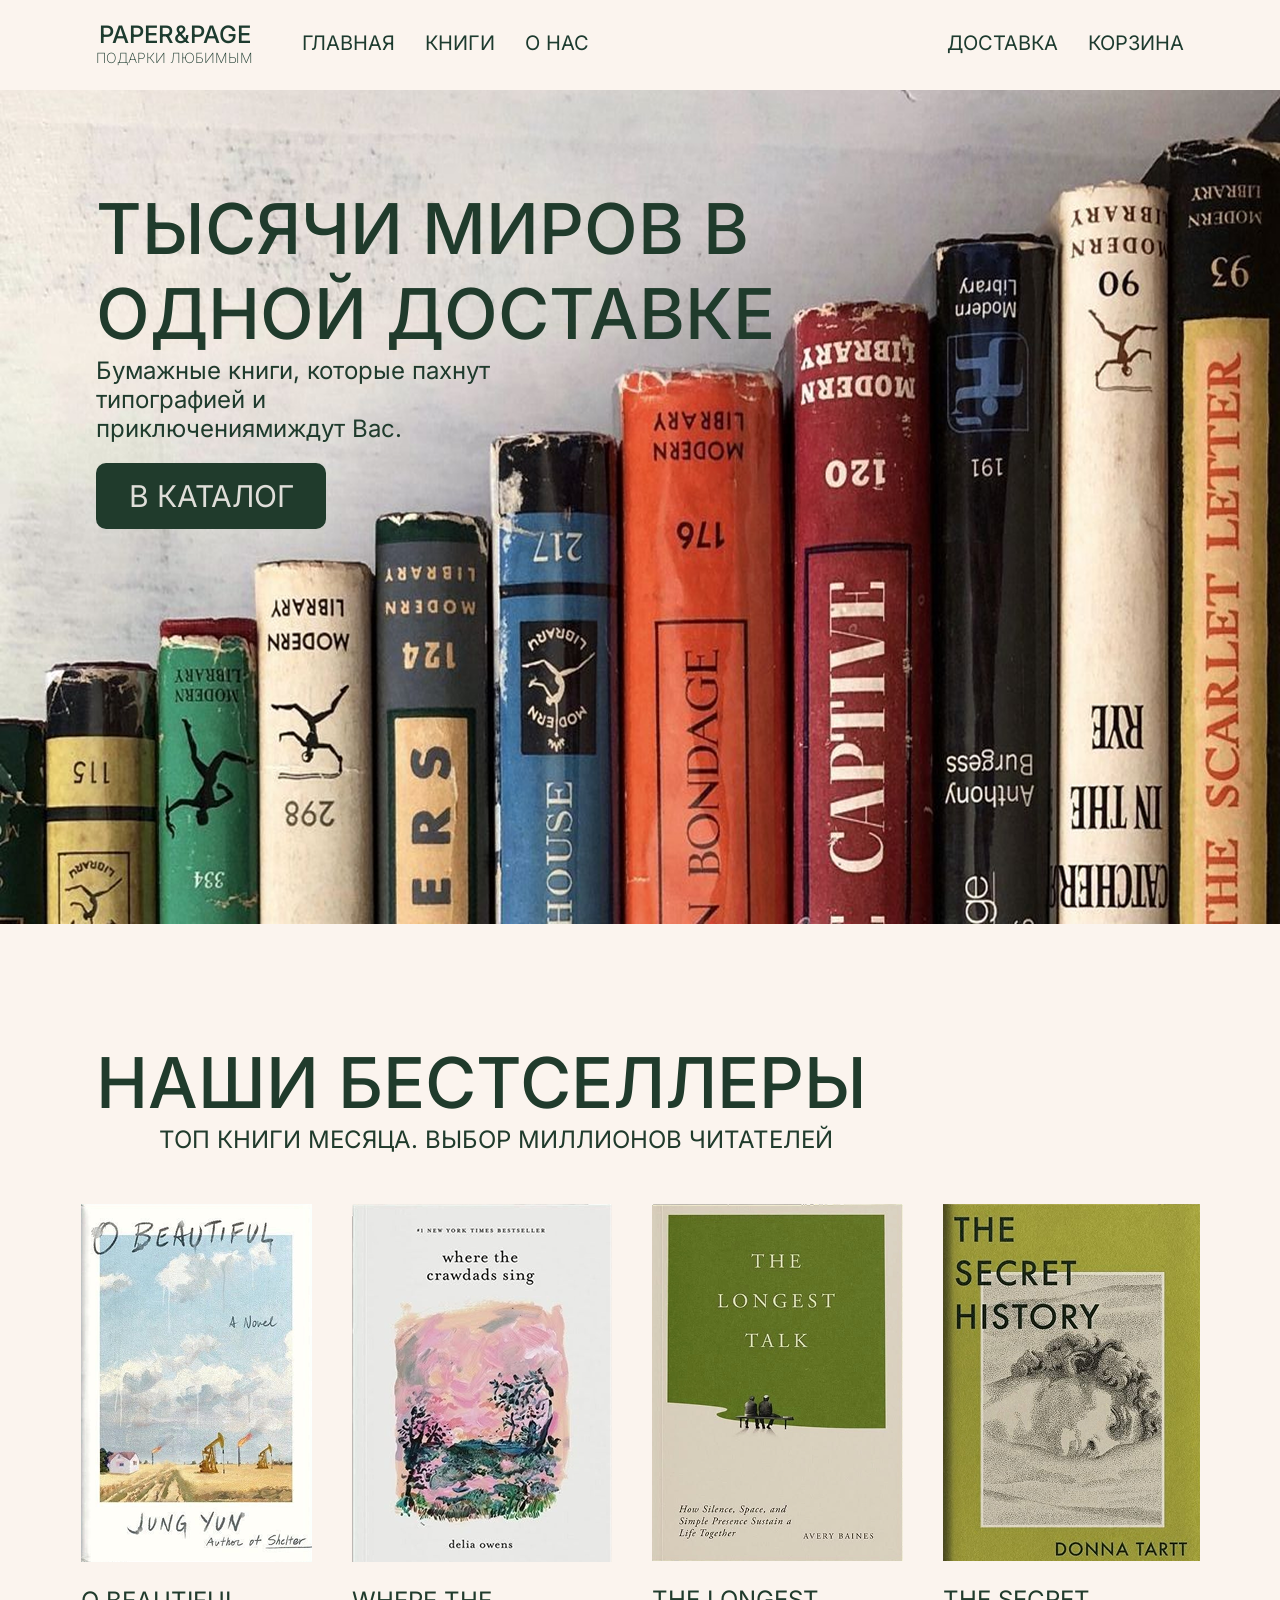
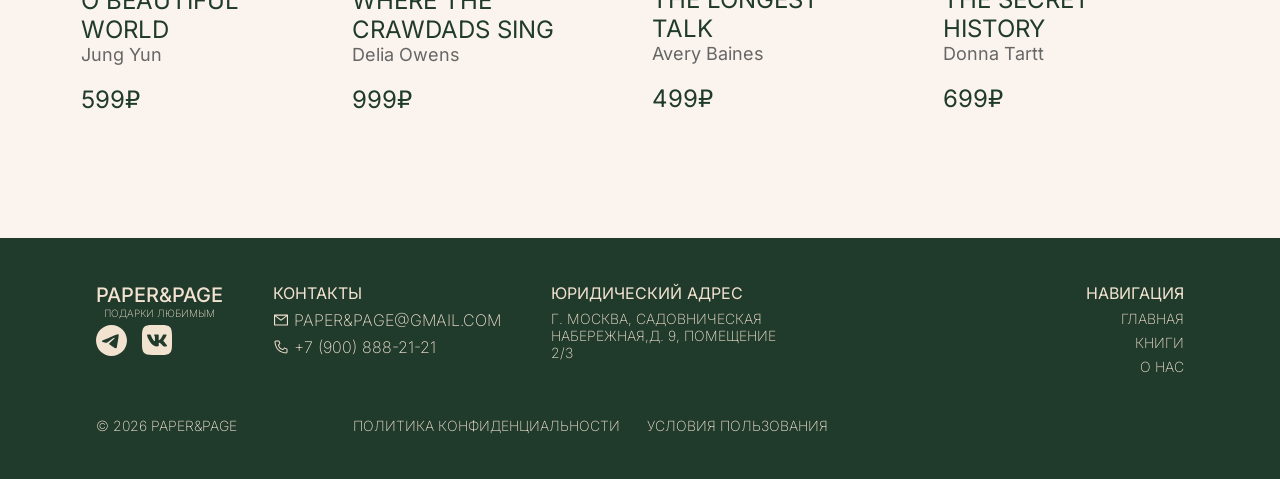
<file: index.html>
<!DOCTYPE html>
<html lang="en">

<head>
    <meta charset="UTF-8">
    <meta name="viewport" content="width=device-width, initial-scale=1.0">
    <link rel="stylesheet" href="css/style.css">
    <title>Книжный магазин</title>
</head>

<body>
    <header class="header">
        <div class="container">
            <div class="header__wrapper">
                <a href="#" class="header__logo">
                    <span class="header__logo-text">Paper&Page</span>
                    <span class="header__logo-note">Подарки любимым</span>
                </a>
                <nav class="header__nav">
                    <ul class="nav-list">
                        <li class="nav-list__item">
                            <a href="#" class="nav-list__link">Главная</a>
                        </li>
                        <li class="nav-list__item">
                            <a href="catalog.html" class="nav-list__link">Книги</a>
                        </li>
                        <li class="nav-list__item">
                            <a href="about.html" class="nav-list__link">О нас</a>
                        </li>
                    </ul>
                </nav>
                <div class="header__right">
                    <a href="delivery.html" class="header__right-link">Доставка</a>
                    <a href="cart.html" class="header__right-link">Корзина</a>
                </div>
            </div>
        </div>
    </header>
    <main>
        <section class="banner">
            <div class="container">
                <div class="banner__wrapper">
                    <picture>
                        <img class="banner__img" src="images/img-banner.png" srcset="images/img-banner@2x.png"
                            alt="картинка баннера" width="1440" height="800">
                    </picture>
                    <h1 class="banner__title">Тысячи миров в одной доставке</h1>
                    <p class="banner__text">Бумажные книги, которые пахнут типографией и приключениямиждут Вас.</p>
                    <a href="catalog.html" class="banner__btn">В каталог</a>
                </div>
            </div>
        </section>
        <section class="best-seller" id="catalog">
            <div class="container">
                <h2 class="best-seller__title">Наши Бестселлеры</h2>
                <span class="best-seller__note">Топ книги месяца. Выбор миллионов читателей</span>
                <div class="best-seller__wrapper">
                    <a href="card.html" class="book_card">
                        <img src="images/beautifulworld.png" alt="">
                        <p class="book_title">O Beautiful <br> World</p>
                        <p class="book_author">Jung Yun</p>
                        <p class="book_price">599₽</p>
                    </a>
                    <a href="#" class="book_card">
                        <img src="images/crawdadssing.png" alt="">
                        <p class="book_title">Where the <br> Crawdads sing</p>
                        <p class="book_author">Delia Owens</p>
                        <p class="book_price">999₽</p>
                    </a>
                    <a href="#" class="book_card">
                        <img src="images/longesttalk.png" alt="">
                        <p class="book_title">The Longest <br> Talk</p>
                        <p class="book_author">Avery Baines</p>
                        <p class="book_price">499₽</p>
                    </a>
                    <a href="#" class="book_card">
                        <img src="images/secrethistory.png" alt="">
                        <p class="book_title">The secret <br>History</p>
                        <p class="book_author">Donna Tartt</p>
                        <p class="book_price">699₽</p>
                    </a>
                </div>
            </div>
        </section>
    </main>
    <footer class="footer">
        <div class="container">
            <div class="footer__wrapper">
                <div class="footer__left">
                    <a href="#" class="footer__logo">
                        <span class="footer__logo-text">Paper&Page</span>
                        <span class="footer__logo-note">Подарки любимым</span>
                    </a>
                    <div class="footer__socials">
                        <a href="#" class="footer__link">
                            <svg width="31" height="31" aria-hidden="true">
                                <use xlink:href="images/sprite.svg#icon-tg"></use>
                            </svg>
                        </a>
                        <a href="#" class="footer__link">
                            <svg width="30" height="30" aria-hidden="true">
                                <use xlink:href="images/sprite.svg#icon-vk"></use>
                            </svg>
                        </a>
                    </div>
                </div>
                <div class="footer__inner">
                    <span class="footer__name">Контакты</span>
                    <a href="mailto:paper&page@gmail.com" class="footer__contact">
                        <svg width="16" height="16" aria-hidden="true">
                            <use xlink:href="images/sprite.svg#icon-email"></use>
                        </svg>
                        Paper&Page@gmail.com
                    </a>
                    <a href="tel:+79008882121" class="footer__contact">
                        <svg width="16" height="16" aria-hidden="true">
                            <use xlink:href="images/sprite.svg#icon-phone"></use>
                        </svg>
                        +7 (900) 888-21-21
                    </a>
                </div>
                <div class="footer__inner">
                    <span class="footer__name">юридический Адрес</span>
                    <span class="footer__text">г. Москва,
                        Садовническая набережная,д. 9, помещение 2/3</span>
                </div>
                <div class="footer__inner right">
                    <span class="footer__name">Навигация</span>
                    <a href="index.html" class="footer__link">Главная</a>
                    <a href="catalog.html" class="footer__link">Книги</a>
                    <a href="about.html" class="footer__link">О Нас</a>
                </div>
            </div>
            <div class="footer__bottom">
                <span class="footer__text">© 2026 Paper&PAge</span>
                <a href="" class="footer__link">Политика конфиденциальности</a>
                <a href="" class="footer__link">Условия пользования</a>
            </div>
        </div>
    </footer>
</body>

</html>
</file>
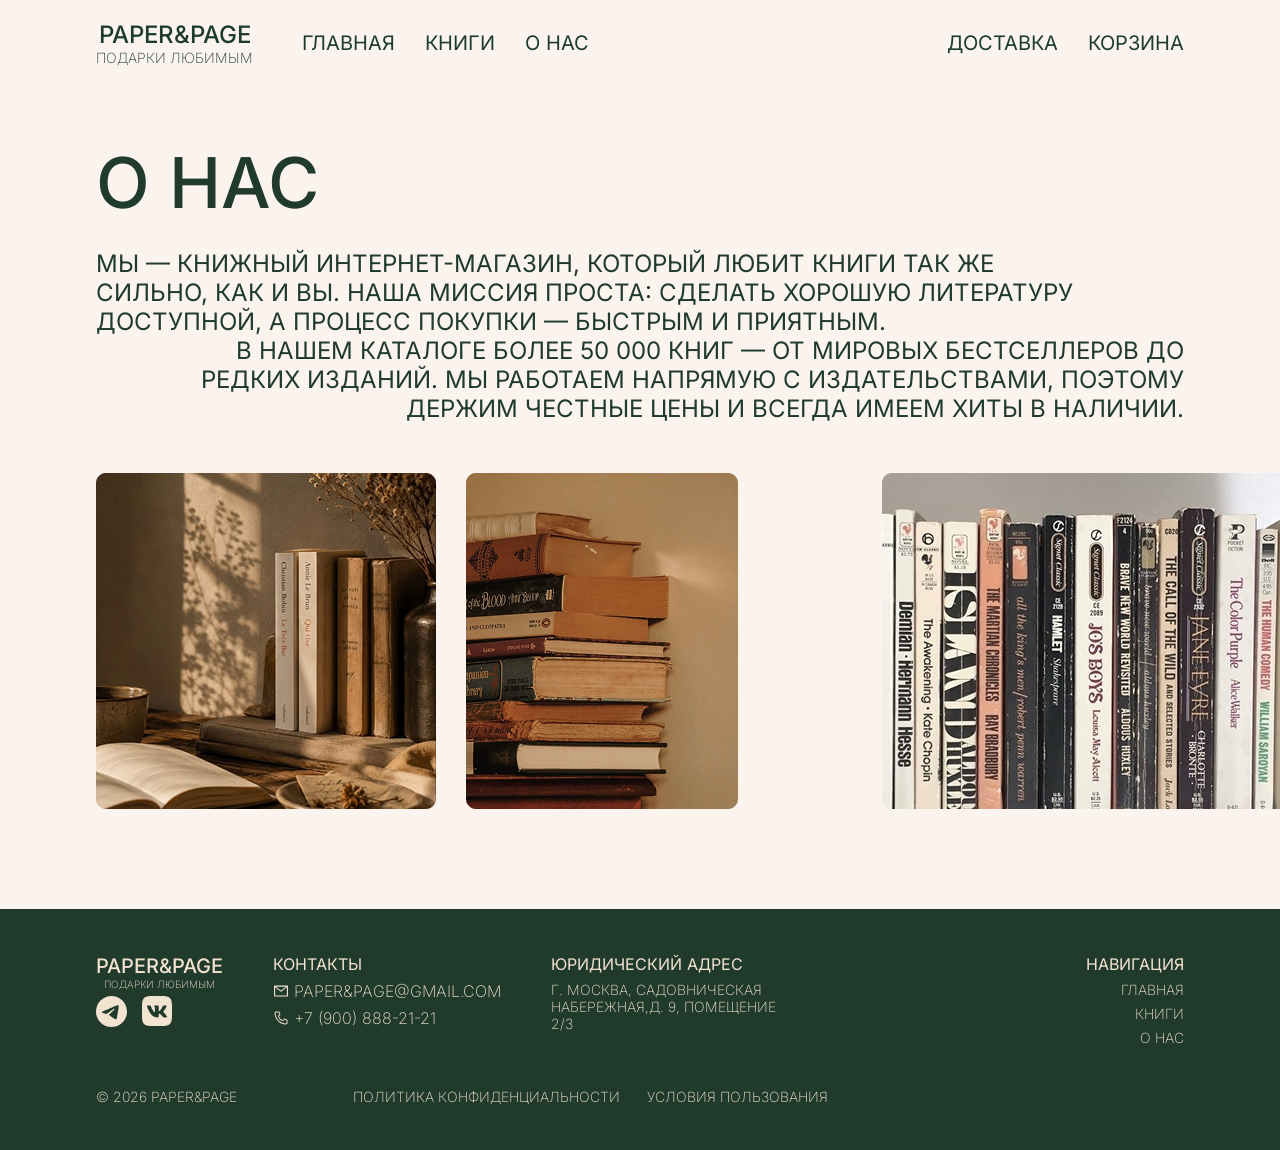
<file: about.html>
<!DOCTYPE html>
<html lang="en">
<head>
    <meta charset="UTF-8">
    <meta name="viewport" content="width=device-width, initial-scale=1.0">
    <title>О нас</title>
    <link rel="stylesheet" href="css/style.css">
</head>
<body>
    <header class="header">
        <div class="container">
            <div class="header__wrapper">
                <a href="#" class="header__logo">
                    <span class="header__logo-text">Paper&Page</span>
                    <span class="header__logo-note">Подарки любимым</span>
                </a>
                <nav class="header__nav">
                    <ul class="nav-list">
                        <li class="nav-list__item">
                            <a href="index.html" class="nav-list__link">Главная</a>
                        </li>
                        <li class="nav-list__item">
                            <a href="catalog.html">Книги</a>
                        </li>
                        <li class="nav-list__item">
                            <a href="about.html" class="nav-list__link">О нас</a>
                        </li>
                    </ul>
                </nav>
                <div class="header__right">
                    <a href="delivery.html" class="header__right-link">Доставка</a>
                    <a href="#" class="header__right-link">Корзина</a>
                </div>
            </div>
        </div>
    </header>
    <main>
        <h1 class="about_title">О нас</h1>
        <div class="about_text">
            <p class="about_p">Мы — книжный интернет-магазин, который любит книги так же <br>
                сильно, как и вы. Наша миссия проста: сделать хорошую литературу <br>
                 доступной, а процесс покупки — быстрым и приятным.</p>
        </div>
        <div class="about_text2">
            <p class="about_p2">В нашем каталоге более 50 000 книг — от мировых бестселлеров до <br> 
                редких изданий. Мы работаем напрямую с издательствами, поэтому <br> 
                держим честные цены и всегда имеем хиты в наличии.</p>
        </div>
        <div class="book_image">
            <img src="images/about_book.png" alt="">
            <img src="images/about_book2.png" alt="">
            <img class="about_book3" src="images/about_book3.png" alt="">
        </div>
    </main>
     <footer class="footer">
        <div class="container">
            <div class="footer__wrapper">
                <div class="footer__left">
                    <a href="#" class="footer__logo">
                        <span class="footer__logo-text">Paper&Page</span>
                        <span class="footer__logo-note">Подарки любимым</span>
                    </a>
                    <div class="footer__socials">
                        <a href="#" class="footer__link">
                            <svg width="31" height="31" aria-hidden="true">
                                <use xlink:href="images/sprite.svg#icon-tg"></use>
                            </svg>
                        </a>
                        <a href="#" class="footer__link">
                            <svg width="30" height="30" aria-hidden="true">
                                <use xlink:href="images/sprite.svg#icon-vk"></use>
                            </svg>
                        </a>
                    </div>
                </div>
                <div class="footer__inner">
                    <span class="footer__name">Контакты</span>
                    <a href="mailto:paper&page@gmail.com" class="footer__contact">
                        <svg width="16" height="16" aria-hidden="true">
                            <use xlink:href="images/sprite.svg#icon-email"></use>
                        </svg>
                        Paper&Page@gmail.com
                    </a>
                    <a href="tel:+79008882121" class="footer__contact">
                        <svg width="16" height="16" aria-hidden="true">
                            <use xlink:href="images/sprite.svg#icon-phone"></use>
                        </svg>
                        +7 (900) 888-21-21
                    </a>
                </div>
                <div class="footer__inner">
                    <span class="footer__name">юридический Адрес</span>
                    <span class="footer__text">г. Москва,
                        Садовническая набережная,д. 9, помещение 2/3</span>
                </div>
                <div class="footer__inner right">
                    <span class="footer__name">Навигация</span>
                    <a href="index.html" class="footer__link">Главная</a>
                    <a href="catalog.html" class="footer__link">Книги</a>
                    <a href="about.html" class="footer__link">О Нас</a>
                </div>
            </div>
            <div class="footer__bottom">
                <span class="footer__text">© 2026 Paper&PAge</span>
                <a href="" class="footer__link">Политика конфиденциальности</a>
                <a href="" class="footer__link">Условия пользования</a>
            </div>
        </div>
    </footer> 
</body>
</html>
</file>
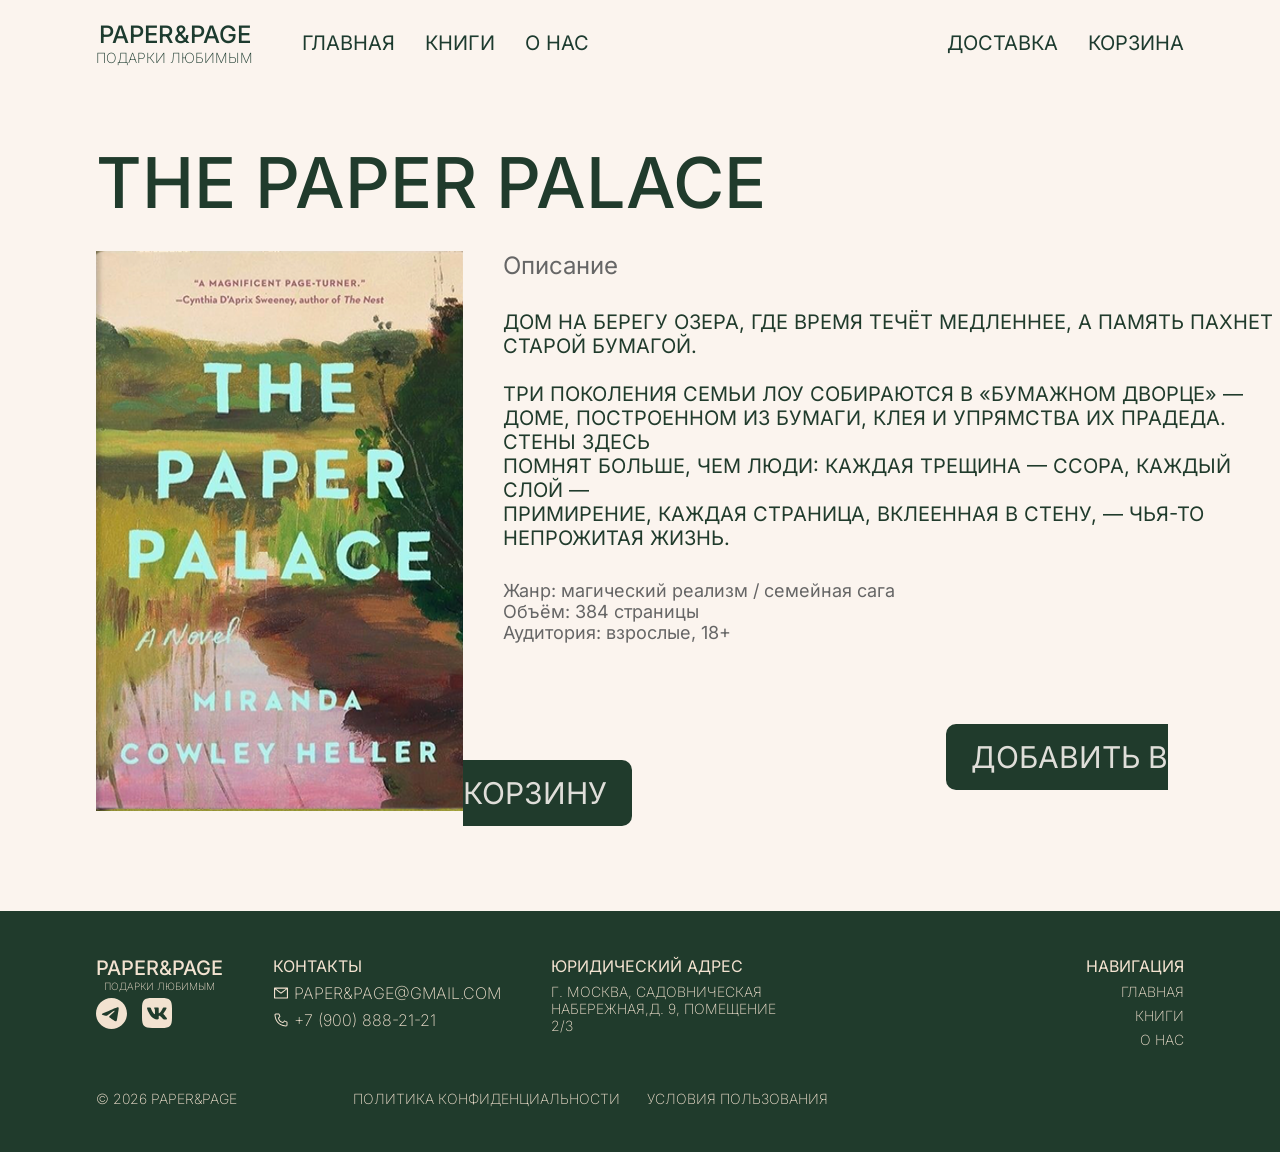
<file: card.html>
<!DOCTYPE html>
<html lang="en">
<head>
    <meta charset="UTF-8">
    <meta name="viewport" content="width=device-width, initial-scale=1.0">
    <title>Страница книги</title>
    <link rel="stylesheet" href="css/style.css">
</head>
<body>
    <header class="header">
        <div class="container">
            <div class="header__wrapper">
                <a href="#" class="header__logo">
                    <span class="header__logo-text">Paper&Page</span>
                    <span class="header__logo-note">Подарки любимым</span>
                </a>
                <nav class="header__nav">
                    <ul class="nav-list">
                        <li class="nav-list__item">
                            <a href="index.html" class="nav-list__link">Главная</a>
                        </li>
                        <li class="nav-list__item">
                            <a href="catalog.html">Книги</a>
                        </li>
                        <li class="nav-list__item">
                            <a href="about.html" class="nav-list__link">О нас</a>
                        </li>
                    </ul>
                </nav>
                <div class="header__right">
                    <a href="delivery.html" class="header__right-link">Доставка</a>
                    <a href="#" class="header__right-link">Корзина</a>
                </div>
            </div>
        </div>
    </header>
    <main>
        <h1 class="book_title_card">The paper palace</h1>
        <div class="book_content">
            <img src="images/paperpalace_card.png" alt="">
            <div class="book_description_wrapper">
                <h3 class="book_description">Описание</h3>
                <p class="book_description_text">Дом на берегу озера, где время течёт медленнее, а память пахнет <br> старой бумагой. <br> <br>
                                                Три поколения семьи Лоу собираются в «Бумажном дворце» — доме, построенном из бумаги, 
                                                клея и упрямства их прадеда. Стены здесь <br> помнят больше, чем люди: каждая трещина — ссора, 
                                                каждый слой — <br> примирение, каждая страница, вклеенная в стену, — чья-то <br> непрожитая жизнь.</p>
                <p>
                <p class="book_info">Жанр: магический реализм / семейная сага<br>Объём: 384 страницы<br>Аудитория: взрослые, 18+</p>
                <a class="btn_add_book" href="#">Добавить в корзину</a>
            </div>
        </div>
    </main>
    <footer class="footer">
        <div class="container">
            <div class="footer__wrapper">
                <div class="footer__left">
                    <a href="#" class="footer__logo">
                        <span class="footer__logo-text">Paper&Page</span>
                        <span class="footer__logo-note">Подарки любимым</span>
                    </a>
                    <div class="footer__socials">
                        <a href="#" class="footer__link">
                            <svg width="31" height="31" aria-hidden="true">
                                <use xlink:href="images/sprite.svg#icon-tg"></use>
                            </svg>
                        </a>
                        <a href="#" class="footer__link">
                            <svg width="30" height="30" aria-hidden="true">
                                <use xlink:href="images/sprite.svg#icon-vk"></use>
                            </svg>
                        </a>
                    </div>
                </div>
                <div class="footer__inner">
                    <span class="footer__name">Контакты</span>
                    <a href="mailto:paper&page@gmail.com" class="footer__contact">
                        <svg width="16" height="16" aria-hidden="true">
                            <use xlink:href="images/sprite.svg#icon-email"></use>
                        </svg>
                        Paper&Page@gmail.com
                    </a>
                    <a href="tel:+79008882121" class="footer__contact">
                        <svg width="16" height="16" aria-hidden="true">
                            <use xlink:href="images/sprite.svg#icon-phone"></use>
                        </svg>
                        +7 (900) 888-21-21
                    </a>
                </div>
                <div class="footer__inner">
                    <span class="footer__name">юридический Адрес</span>
                    <span class="footer__text">г. Москва,
                        Садовническая набережная,д. 9, помещение 2/3</span>
                </div>
                <div class="footer__inner right">
                    <span class="footer__name">Навигация</span>
                    <a href="index.html" class="footer__link">Главная</a>
                    <a href="catalog.html" class="footer__link">Книги</a>
                    <a href="about.html" class="footer__link">О Нас</a>
                </div>
            </div>
            <div class="footer__bottom">
                <span class="footer__text">© 2026 Paper&PAge</span>
                <a href="" class="footer__link">Политика конфиденциальности</a>
                <a href="" class="footer__link">Условия пользования</a>
            </div>
        </div>
    </footer>
</body>
</html>
</file>
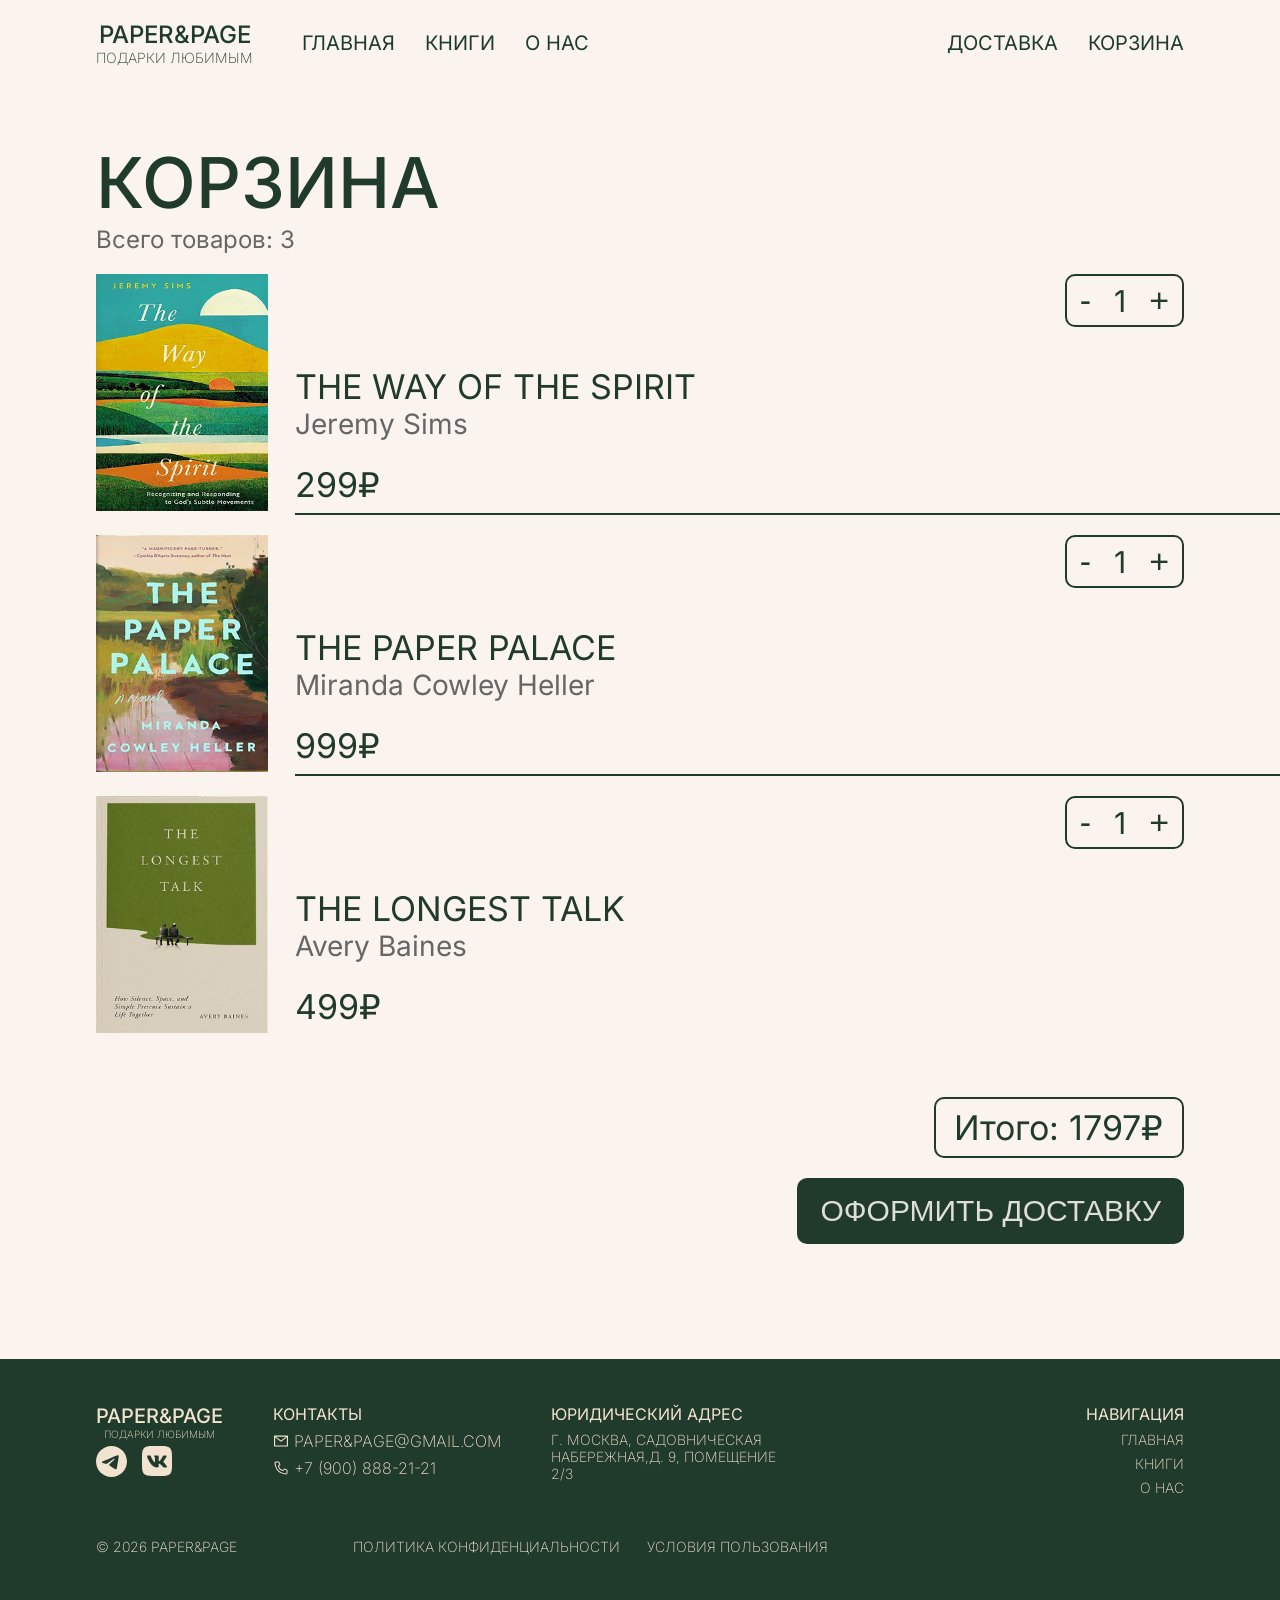
<file: cart.html>
<!DOCTYPE html>
<html lang="en">

<head>
    <meta charset="UTF-8">
    <meta name="viewport" content="width=device-width, initial-scale=1.0">
    <link rel="stylesheet" href="css/style.css">
    <title>Корзина</title>
</head>

<body>
    <header class="header">
        <div class="container">
            <div class="header__wrapper">
                <a href="#" class="header__logo">
                    <span class="header__logo-text">Paper&Page</span>
                    <span class="header__logo-note">Подарки любимым</span>
                </a>
                <nav class="header__nav">
                    <ul class="nav-list">
                        <li class="nav-list__item">
                            <a href="index.html" class="nav-list__link">Главная</a>
                        </li>
                        <li class="nav-list__item">
                            <a href="catalog.html" class="nav-list__link">Книги</a>
                        </li>
                        <li class="nav-list__item">
                            <a href="about.html" class="nav-list__link">О нас</a>
                        </li>
                    </ul>
                </nav>
                <div class="header__right">
                    <a href="#" class="header__right-link">Доставка</a>
                    <a href="#" class="header__right-link">Корзина</a>
                </div>
            </div>
        </div>
    </header>
    <main>
        <section class="cart">
            <div class="container">
                <h1 class="cart__title">Корзина</h1>
                <span class="cart__note">Всего товаров: 3</span>
                <div class="cart__main">
                    <div class="cart__wrapper">
                        <picture>
                            <img src="images/wayofspirit.png" alt="картинка книги" class="cart__wrapper-img" width="172"
                                height="237">
                        </picture>
                        <div class="cart__inner">
                            <h2 class="cart__inner-title">The way of The Spirit</h2>
                            <span class="cart__inner-note">Jeremy Sims</span>
                            <span class="cart__inner-price">299₽</span>
                        </div>
                        <div class="cart__quantity">
                            <button class="cart__quantity-btn">-</button>
                            <span class="cart__quantity-sum">1</span>
                            <button class="cart__quantity-btn">+</button>
                        </div>
                    </div>
                    <div class="cart__wrapper">
                        <picture>
                            <img src="images/paperpalace.png" alt="картинка книги" class="cart__wrapper-img" width="172"
                                height="237">
                        </picture>
                        <div class="cart__inner">
                            <h2 class="cart__inner-title">The paper palace</h2>
                            <span class="cart__inner-note">Miranda Cowley Heller</span>
                            <span class="cart__inner-price">999₽</span>
                        </div>
                        <div class="cart__quantity">
                            <button class="cart__quantity-btn">-</button>
                            <span class="cart__quantity-sum">1</span>
                            <button class="cart__quantity-btn">+</button>
                        </div>
                    </div>
                    <div class="cart__wrapper">
                        <picture>
                            <img src="images/longesttalk.png" alt="картинка книги" class="cart__wrapper-img" width="172"
                                height="237">
                        </picture>
                        <div class="cart__inner last">
                            <h2 class="cart__inner-title">The longest talk</h2>
                            <span class="cart__inner-note">Avery Baines</span>
                            <span class="cart__inner-price">499₽</span>
                        </div>
                        <div class="cart__quantity">
                            <button class="cart__quantity-btn">-</button>
                            <span class="cart__quantity-sum">1</span>
                            <button class="cart__quantity-btn">+</button>
                        </div>
                    </div>
                </div>
                <span class="cart__total">Итого: 1797₽</span>
                <button class="cart__btn">Оформить доставку</button>
            </div>
        </section>
    </main>
    <footer class="footer">
        <div class="container">
            <div class="footer__wrapper">
                <div class="footer__left">
                    <a href="#" class="footer__logo">
                        <span class="footer__logo-text">Paper&Page</span>
                        <span class="footer__logo-note">Подарки любимым</span>
                    </a>
                    <div class="footer__socials">
                        <a href="#" class="footer__link">
                            <svg width="31" height="31" aria-hidden="true">
                                <use xlink:href="images/sprite.svg#icon-tg"></use>
                            </svg>
                        </a>
                        <a href="#" class="footer__link">
                            <svg width="30" height="30" aria-hidden="true">
                                <use xlink:href="images/sprite.svg#icon-vk"></use>
                            </svg>
                        </a>
                    </div>
                </div>
                <div class="footer__inner">
                    <span class="footer__name">Контакты</span>
                    <a href="mailto:paper&page@gmail.com" class="footer__contact">
                        <svg width="16" height="16" aria-hidden="true">
                            <use xlink:href="images/sprite.svg#icon-email"></use>
                        </svg>
                        Paper&Page@gmail.com
                    </a>
                    <a href="tel:+79008882121" class="footer__contact">
                        <svg width="16" height="16" aria-hidden="true">
                            <use xlink:href="images/sprite.svg#icon-phone"></use>
                        </svg>
                        +7 (900) 888-21-21
                    </a>
                </div>
                <div class="footer__inner">
                    <span class="footer__name">юридический Адрес</span>
                    <span class="footer__text">г. Москва,
                        Садовническая набережная,д. 9, помещение 2/3</span>
                </div>
                <div class="footer__inner right">
                    <span class="footer__name">Навигация</span>
                    <a href="index.html" class="footer__link">Главная</a>
                    <a href="catalog.html" class="footer__link">Книги</a>
                    <a href="about.html" class="footer__link">О Нас</a>
                </div>
            </div>
            <div class="footer__bottom">
                <span class="footer__text">© 2026 Paper&PAge</span>
                <a href="" class="footer__link">Политика конфиденциальности</a>
                <a href="" class="footer__link">Условия пользования</a>
            </div>
        </div>
    </footer>
</body>

</html>
</file>
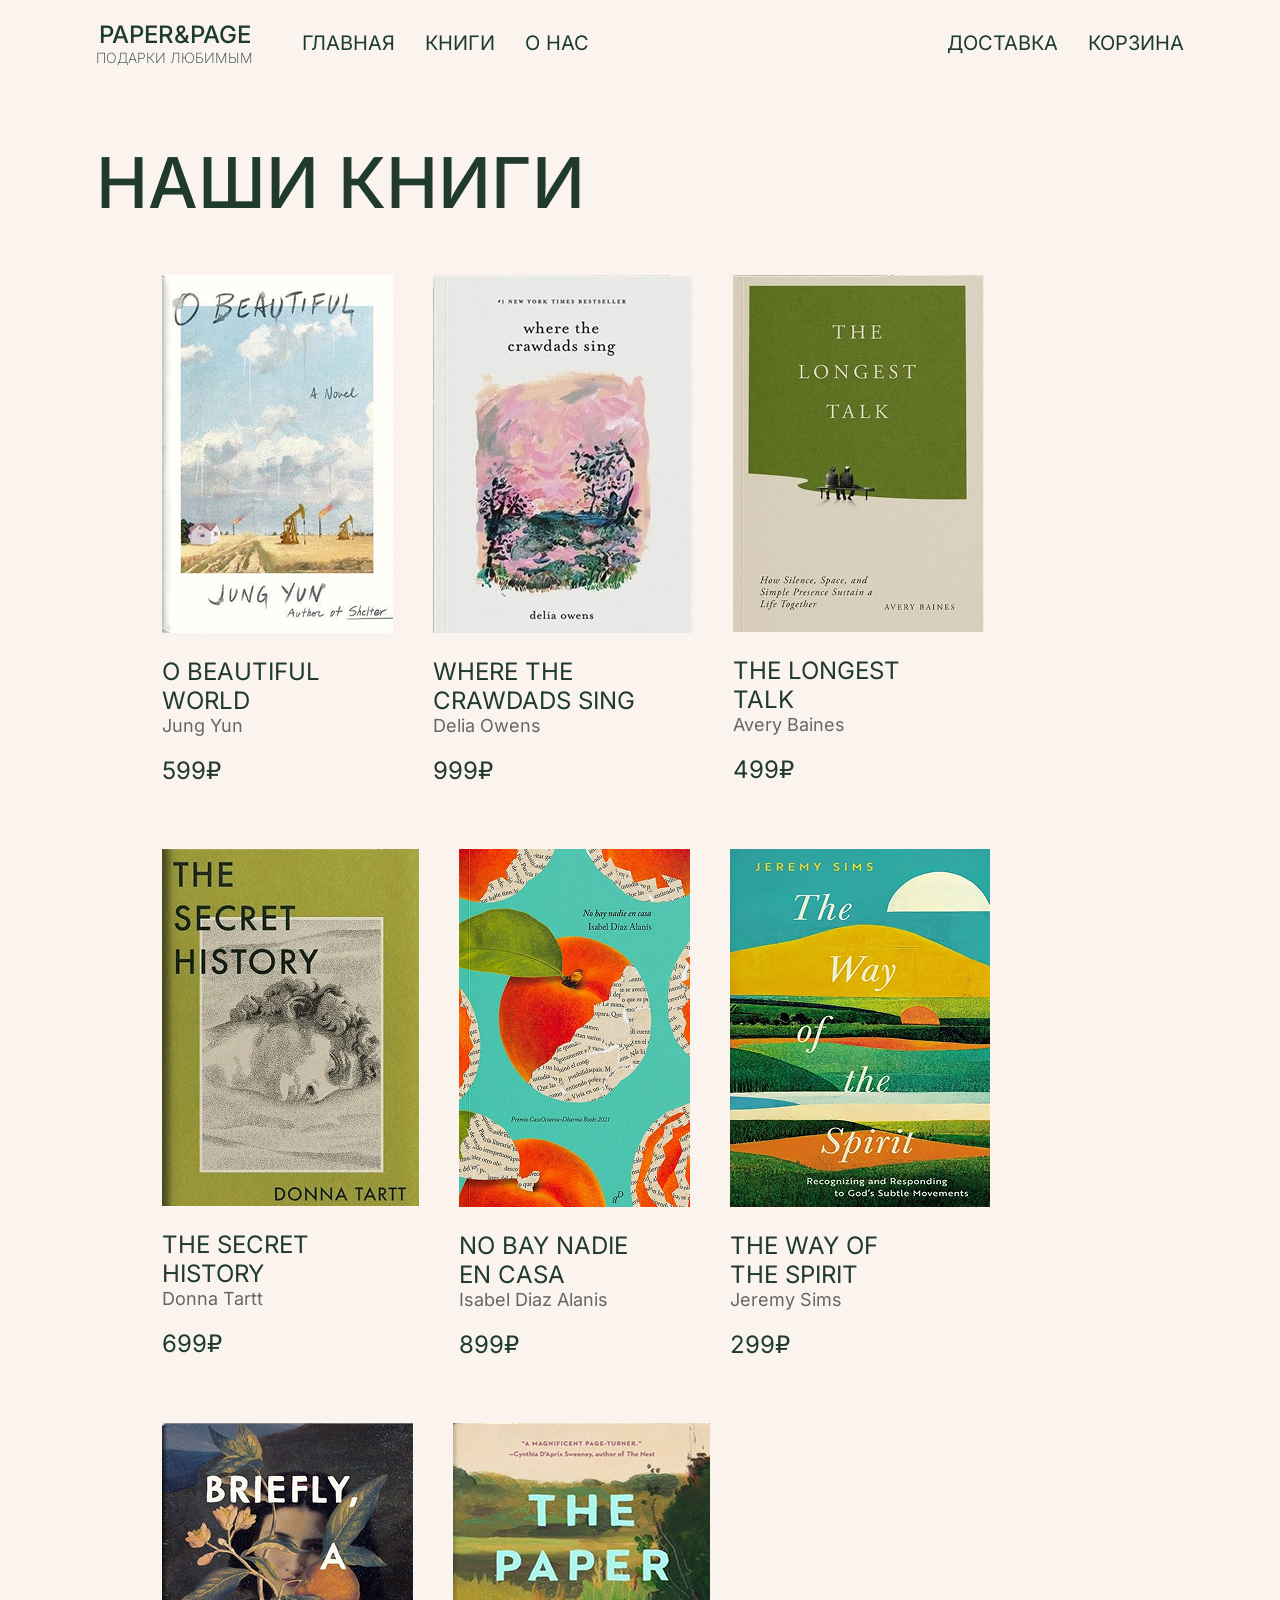
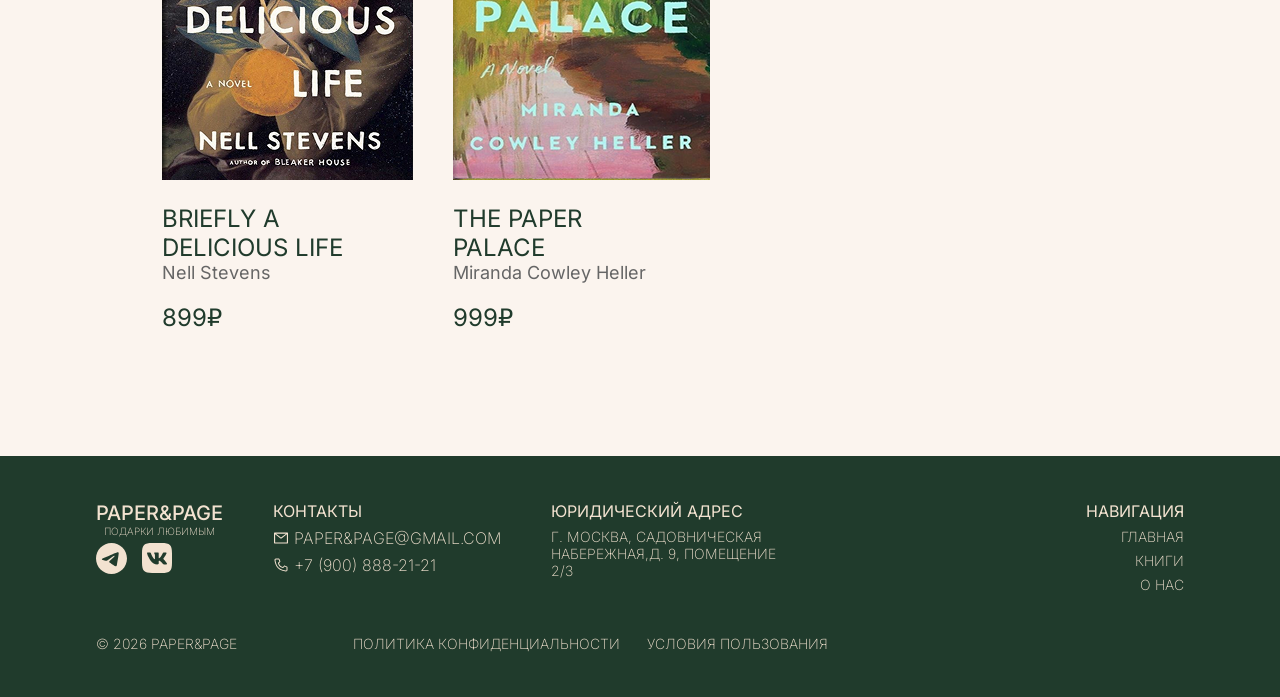
<file: catalog.html>
<!DOCTYPE html>
<html lang="en">
<head>
    <meta charset="UTF-8">
    <meta name="viewport" content="width=device-width, initial-scale=1.0">
    <title>Каталог</title>
    <link rel="stylesheet" href="css/style.css">
</head>
<body>
    <header class="header">
        <div class="container">
            <div class="header__wrapper">
                <a href="#" class="header__logo">
                    <span class="header__logo-text">Paper&Page</span>
                    <span class="header__logo-note">Подарки любимым</span>
                </a>
                <nav class="header__nav">
                    <ul class="nav-list">
                        <li class="nav-list__item">
                            <a href="index.html" class="nav-list__link">Главная</a>
                        </li>
                        <li class="nav-list__item">
                            <a href="catalog.html" class="nav-list__link">Книги</a>
                        </li>
                        <li class="nav-list__item">
                            <a href="about.html" class="nav-list__link">О нас</a>
                        </li>
                    </ul>
                </nav>
                <div class="header__right">
                    <a href="delivery.html" class="header__right-link">Доставка</a>
                    <a href="#" class="header__right-link">Корзина</a>
                </div>
            </div>
        </div>
    </header>
    <main>
        <h1 class="catalog_title">Наши книги</h1>
        <div class="catalog_content">
            <a href="card.html" class="book_card">
                <img src="images/beautifulworld.png" alt="">
                <p class="book_title">O Beautiful <br> World</p>
                <p class="book_author">Jung Yun</p>
                <p class="book_price">599₽</p>
            </a>
            <a href="card.html" class="book_card">
                <img src="images/crawdadssing.png" alt="">
                <p class="book_title">Where the <br> Crawdads sing</p>
                <p class="book_author">Delia Owens</p>
                <p class="book_price">999₽</p>
            </a>
            <a href="card.html" class="book_card">
                <img src="images/longesttalk.png" alt="">
                <p class="book_title">The Longest <br> Talk</p>
                <p class="book_author">Avery Baines</p>
                <p class="book_price">499₽</p>
            </a>
            <a href="card.html" class="book_card">
                <img src="images/secrethistory.png" alt="">
                <p class="book_title">The secret <br>History</p>
                <p class="book_author">Donna Tartt</p>
                <p class="book_price">699₽</p>
            </a>
            <a href="card.html" class="book_card">
                <img src="images/baynadie.png" alt="">
                <p class="book_title">No bay nadie <br> en casa</p>
                <p class="book_author">Isabel Diaz Alanis</p>
                <p class="book_price">899₽</p>
            </a>
            <a href="card.html" class="book_card">
                <img src="images/wayofspirit.png" alt="">
                <p class="book_title">The way of <br> The Spirit</p>
                <p class="book_author">Jeremy Sims</p>
                <p class="book_price">299₽</p>
            </a>
            <a href="card.html" class="book_card">
                <img src="images/deliciouslife.png" alt="">
                <p class="book_title">Briefly a <br> Delicious Life</p>
                <p class="book_author">Nell Stevens</p>
                <p class="book_price">899₽</p>
            </a>
            <a href="card.html" class="book_card">
                <img src="images/paperpalace.png" alt="">
                <p class="book_title">The paper <br> palace</p>
                <p class="book_author">Miranda Cowley Heller</p>
                <p class="book_price">999₽</p>
            </a>
        </div>
    </main>
    <footer class="footer">
        <div class="container">
            <div class="footer__wrapper">
                <div class="footer__left">
                    <a href="#" class="footer__logo">
                        <span class="footer__logo-text">Paper&Page</span>
                        <span class="footer__logo-note">Подарки любимым</span>
                    </a>
                    <div class="footer__socials">
                        <a href="#" class="footer__link">
                            <svg width="31" height="31" aria-hidden="true">
                                <use xlink:href="images/sprite.svg#icon-tg"></use>
                            </svg>
                        </a>
                        <a href="#" class="footer__link">
                            <svg width="30" height="30" aria-hidden="true">
                                <use xlink:href="images/sprite.svg#icon-vk"></use>
                            </svg>
                        </a>
                    </div>
                </div>
                <div class="footer__inner">
                    <span class="footer__name">Контакты</span>
                    <a href="mailto:paper&page@gmail.com" class="footer__contact">
                        <svg width="16" height="16" aria-hidden="true">
                            <use xlink:href="images/sprite.svg#icon-email"></use>
                        </svg>
                        Paper&Page@gmail.com
                    </a>
                    <a href="tel:+79008882121" class="footer__contact">
                        <svg width="16" height="16" aria-hidden="true">
                            <use xlink:href="images/sprite.svg#icon-phone"></use>
                        </svg>
                        +7 (900) 888-21-21
                    </a>
                </div>
                <div class="footer__inner">
                    <span class="footer__name">юридический Адрес</span>
                    <span class="footer__text">г. Москва,
                        Садовническая набережная,д. 9, помещение 2/3</span>
                </div>
                <div class="footer__inner right">
                    <span class="footer__name">Навигация</span>
                    <a href="index.html" class="footer__link">Главная</a>
                    <a href="catalog.html" class="footer__link">Книги</a>
                    <a href="about.html" class="footer__link">О Нас</a>
                </div>
            </div>
            <div class="footer__bottom">
                <span class="footer__text">© 2026 Paper&PAge</span>
                <a href="" class="footer__link">Политика конфиденциальности</a>
                <a href="" class="footer__link">Условия пользования</a>
            </div>
        </div>
    </footer>
</body>
</html>
</file>
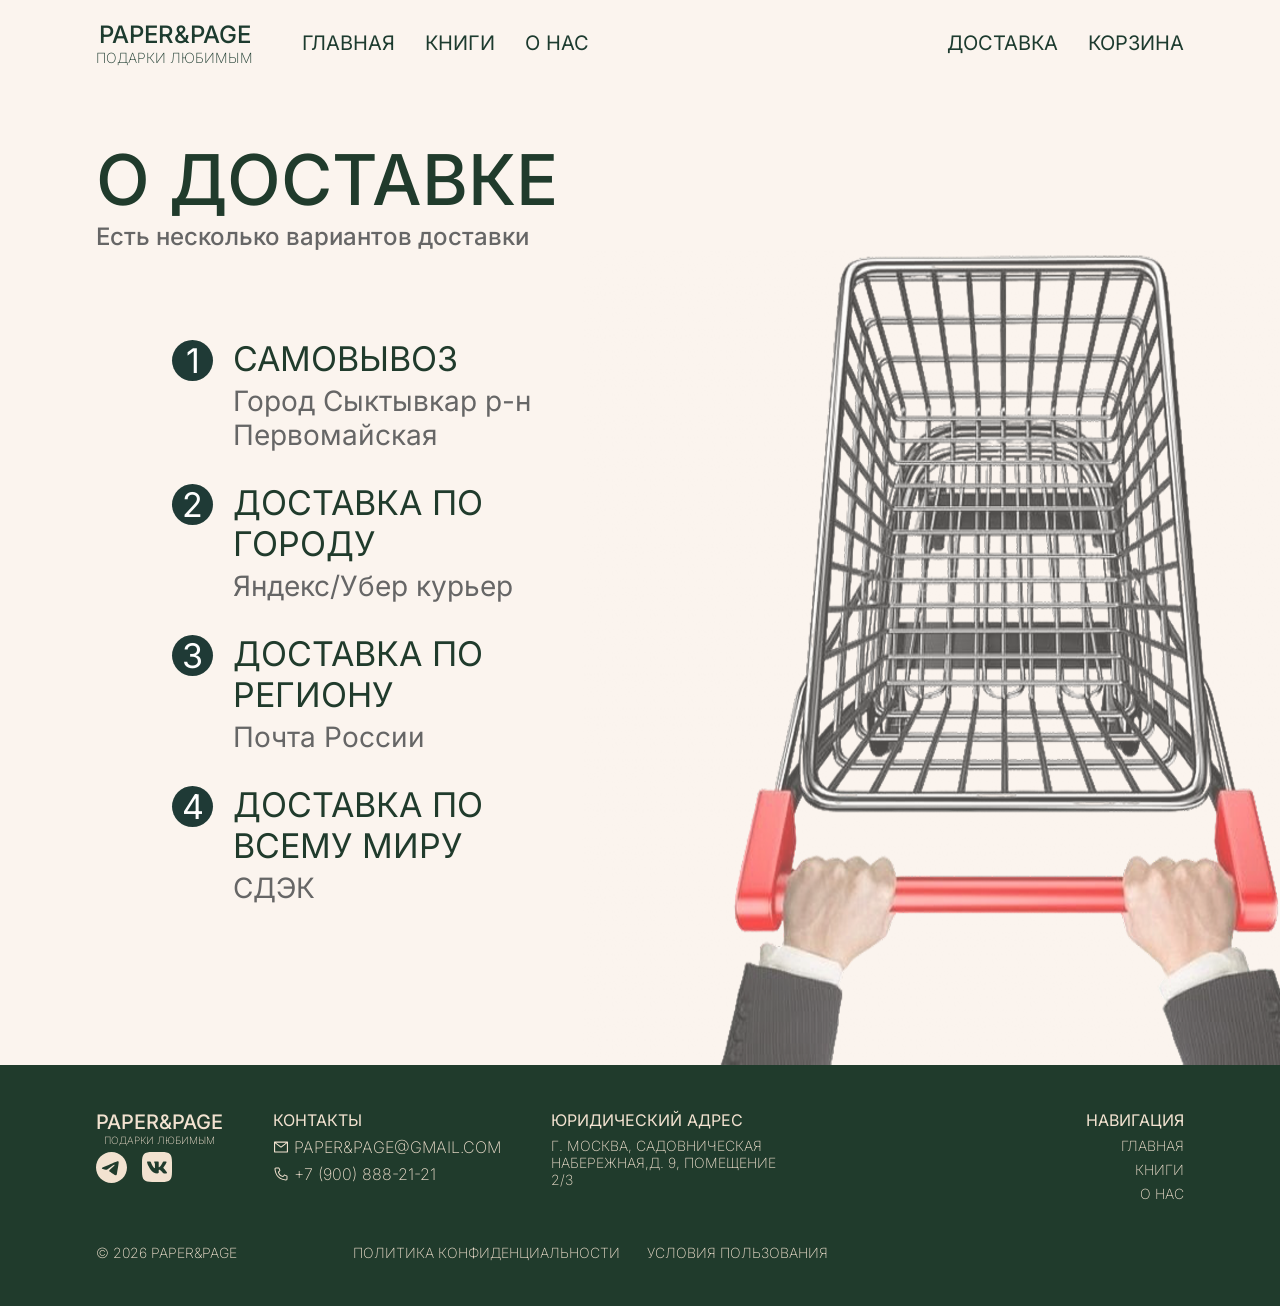
<file: delivery.html>
<!DOCTYPE html>
<html lang="en">
<head>
    <meta charset="UTF-8">
    <meta name="viewport" content="width=device-width, initial-scale=1.0">
    <title>Доставка</title>
    <link rel="stylesheet" href="css/style.css">
</head>
<body>
    <header class="header">
        <div class="container">
            <div class="header__wrapper">
                <a href="#" class="header__logo">
                    <span class="header__logo-text">Paper&Page</span>
                    <span class="header__logo-note">Подарки любимым</span>
                </a>
                <nav class="header__nav">
                    <ul class="nav-list">
                        <li class="nav-list__item">
                            <a href="index.html" class="nav-list__link">Главная</a>
                        </li>
                        <li class="nav-list__item">
                            <a href="catalog.html" class="nav-list__link">Книги</a>
                        </li>
                        <li class="nav-list__item">
                            <a href="about.html" class="nav-list__link">О нас</a>
                        </li>
                    </ul>
                </nav>
                <div class="header__right">
                    <a href="delivery.html" class="header__right-link">Доставка</a>
                    <a href="cart.html" class="header__right-link">Корзина</a>
                </div>
            </div>
        </div>
    </header>
    <main>
        <h1 class="delivery_title">О Доставке</h1>
        <h3 class="delivery_undertitle">Есть несколько вариантов доставки</h3>
        <div class="delivery_wrapper">
            <div class="delivery-list">
                <div class="delivery-item">
                    <div class="number-circle">1</div>
                    <div class="content">
                        <h3 class="title">Самовывоз</h3>
                        <p class="subtitle">Город Сыктывкар р-н Первомайская</p>
                    </div>
                </div>
                <div class="delivery-item">
                    <div class="number-circle">2</div>
                    <div class="content">
                        <h3 class="title">Доставка по городу</h3>
                        <p class="subtitle">Яндекс/Убер курьер</p>
                    </div>
                </div>
                <div class="delivery-item">
                    <div class="number-circle">3</div>
                    <div class="content">
                        <h3 class="title">Доставка по региону</h3>
                        <p class="subtitle">Почта России</p>
                    </div>
                </div>
                <div class="delivery-item">
                    <div class="number-circle">4</div>
                    <div class="content">
                        <h3 class="title">Доставка по всему миру</h3>
                        <p class="subtitle">СДЭК</p>
                    </div>
                </div>
            </div>
        <img src="images/delivery_image.png" alt="">
        </div>
    </main>
    <footer class="footer">
        <div class="container">
            <div class="footer__wrapper">
                <div class="footer__left">
                    <a href="#" class="footer__logo">
                        <span class="footer__logo-text">Paper&Page</span>
                        <span class="footer__logo-note">Подарки любимым</span>
                    </a>
                    <div class="footer__socials">
                        <a href="#" class="footer__link">
                            <svg width="31" height="31" aria-hidden="true">
                                <use xlink:href="images/sprite.svg#icon-tg"></use>
                            </svg>
                        </a>
                        <a href="#" class="footer__link">
                            <svg width="30" height="30" aria-hidden="true">
                                <use xlink:href="images/sprite.svg#icon-vk"></use>
                            </svg>
                        </a>
                    </div>
                </div>
                <div class="footer__inner">
                    <span class="footer__name">Контакты</span>
                    <a href="mailto:paper&page@gmail.com" class="footer__contact">
                        <svg width="16" height="16" aria-hidden="true">
                            <use xlink:href="images/sprite.svg#icon-email"></use>
                        </svg>
                        Paper&Page@gmail.com
                    </a>
                    <a href="tel:+79008882121" class="footer__contact">
                        <svg width="16" height="16" aria-hidden="true">
                            <use xlink:href="images/sprite.svg#icon-phone"></use>
                        </svg>
                        +7 (900) 888-21-21
                    </a>
                </div>
                <div class="footer__inner">
                    <span class="footer__name">юридический Адрес</span>
                    <span class="footer__text">г. Москва,
                        Садовническая набережная,д. 9, помещение 2/3</span>
                </div>
                <div class="footer__inner right">
                    <span class="footer__name">Навигация</span>
                    <a href="index.html" class="footer__link">Главная</a>
                    <a href="catalog.html" class="footer__link">Книги</a>
                    <a href="about.html" class="footer__link">О Нас</a>
                </div>
            </div>
            <div class="footer__bottom">
                <span class="footer__text">© 2026 Paper&PAge</span>
                <a href="" class="footer__link">Политика конфиденциальности</a>
                <a href="" class="footer__link">Условия пользования</a>
            </div>
        </div>
    </footer>
</body>
</html>
</file>
<file: css/style.css>
@import "../css/global/container.css";
@import "../css/global/reboot.css";
@import "../css/global/fonts.css";

@import "../css/blocks/header.css";
@import "../css/blocks/nav-list.css";
@import "../css/blocks/banner.css";
@import "../css/blocks/catalog.css";
@import "../css/blocks/best-seller.css";
@import "../css/blocks/footer.css";
@import "../css/blocks/card.css";
@import "../css/blocks/about.css";
@import "../css/blocks/cart.css";
@import "../css/blocks/delivery.css";
</file>
